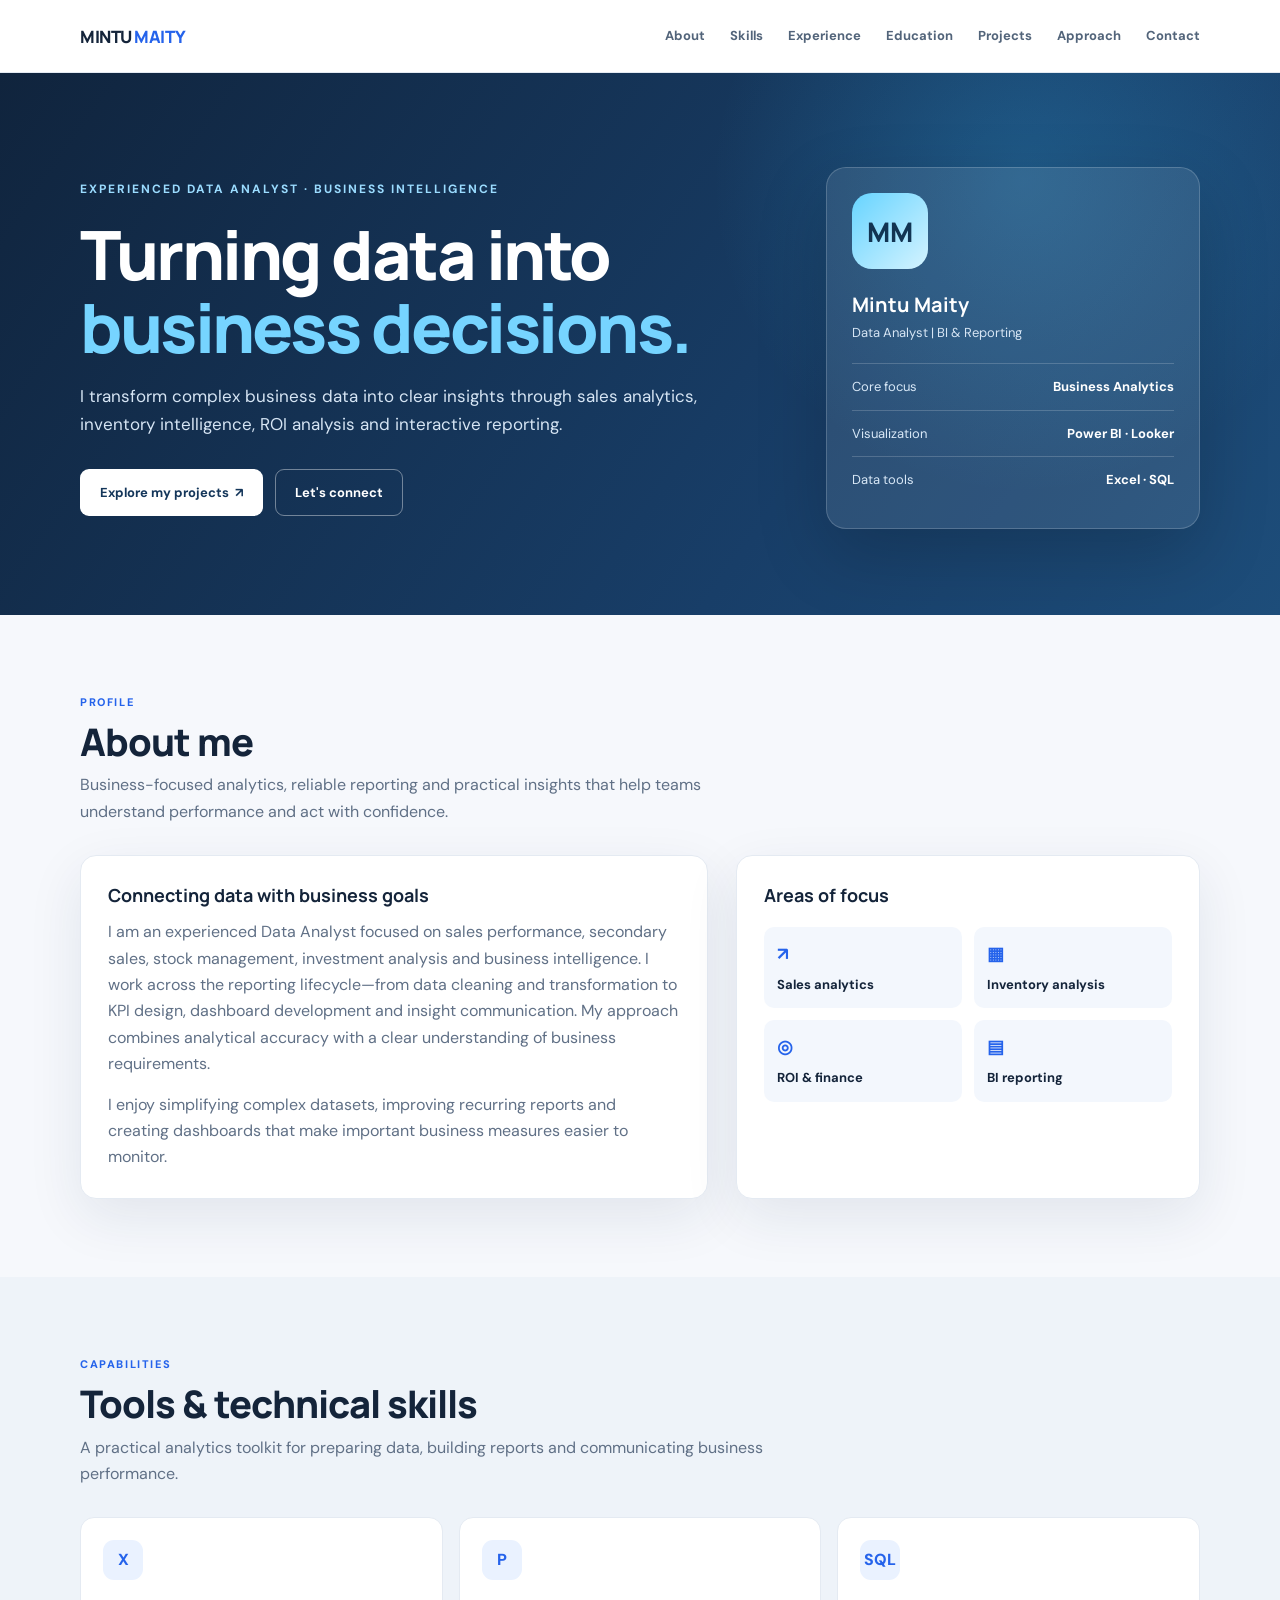
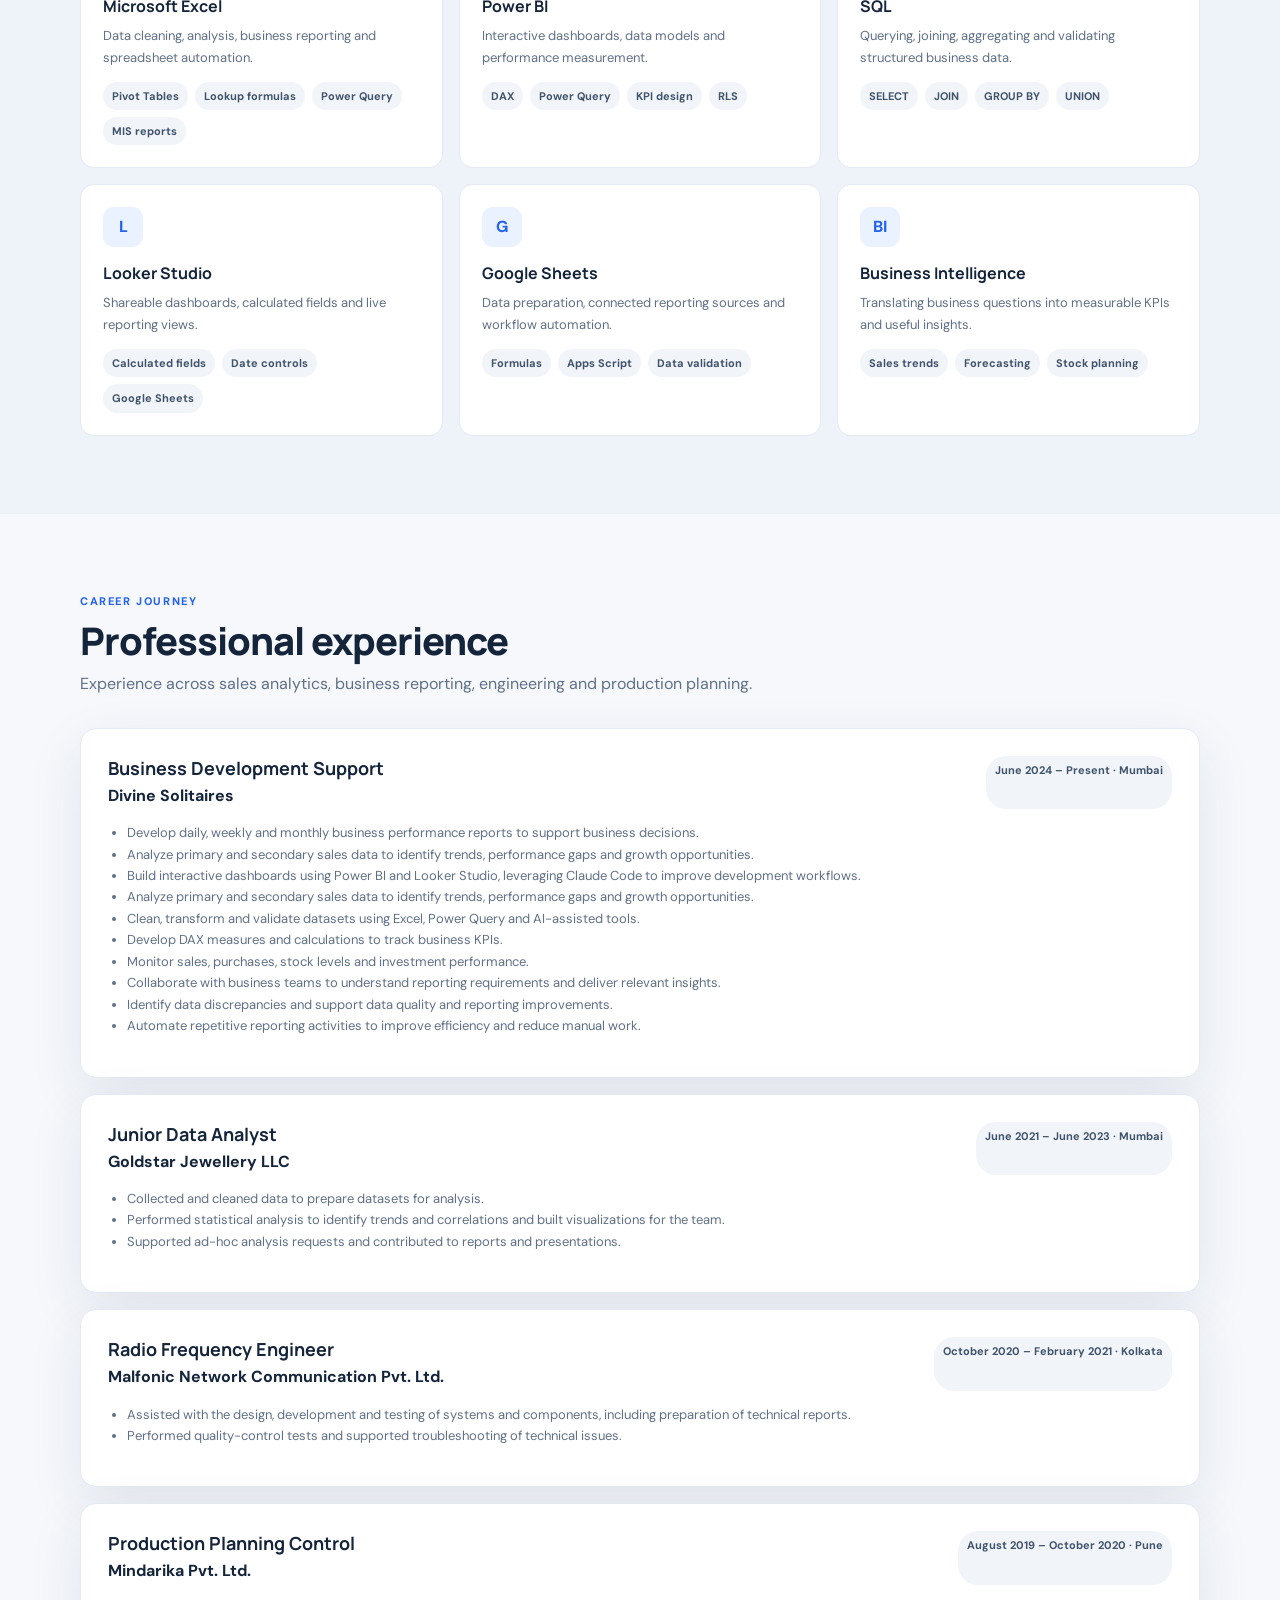
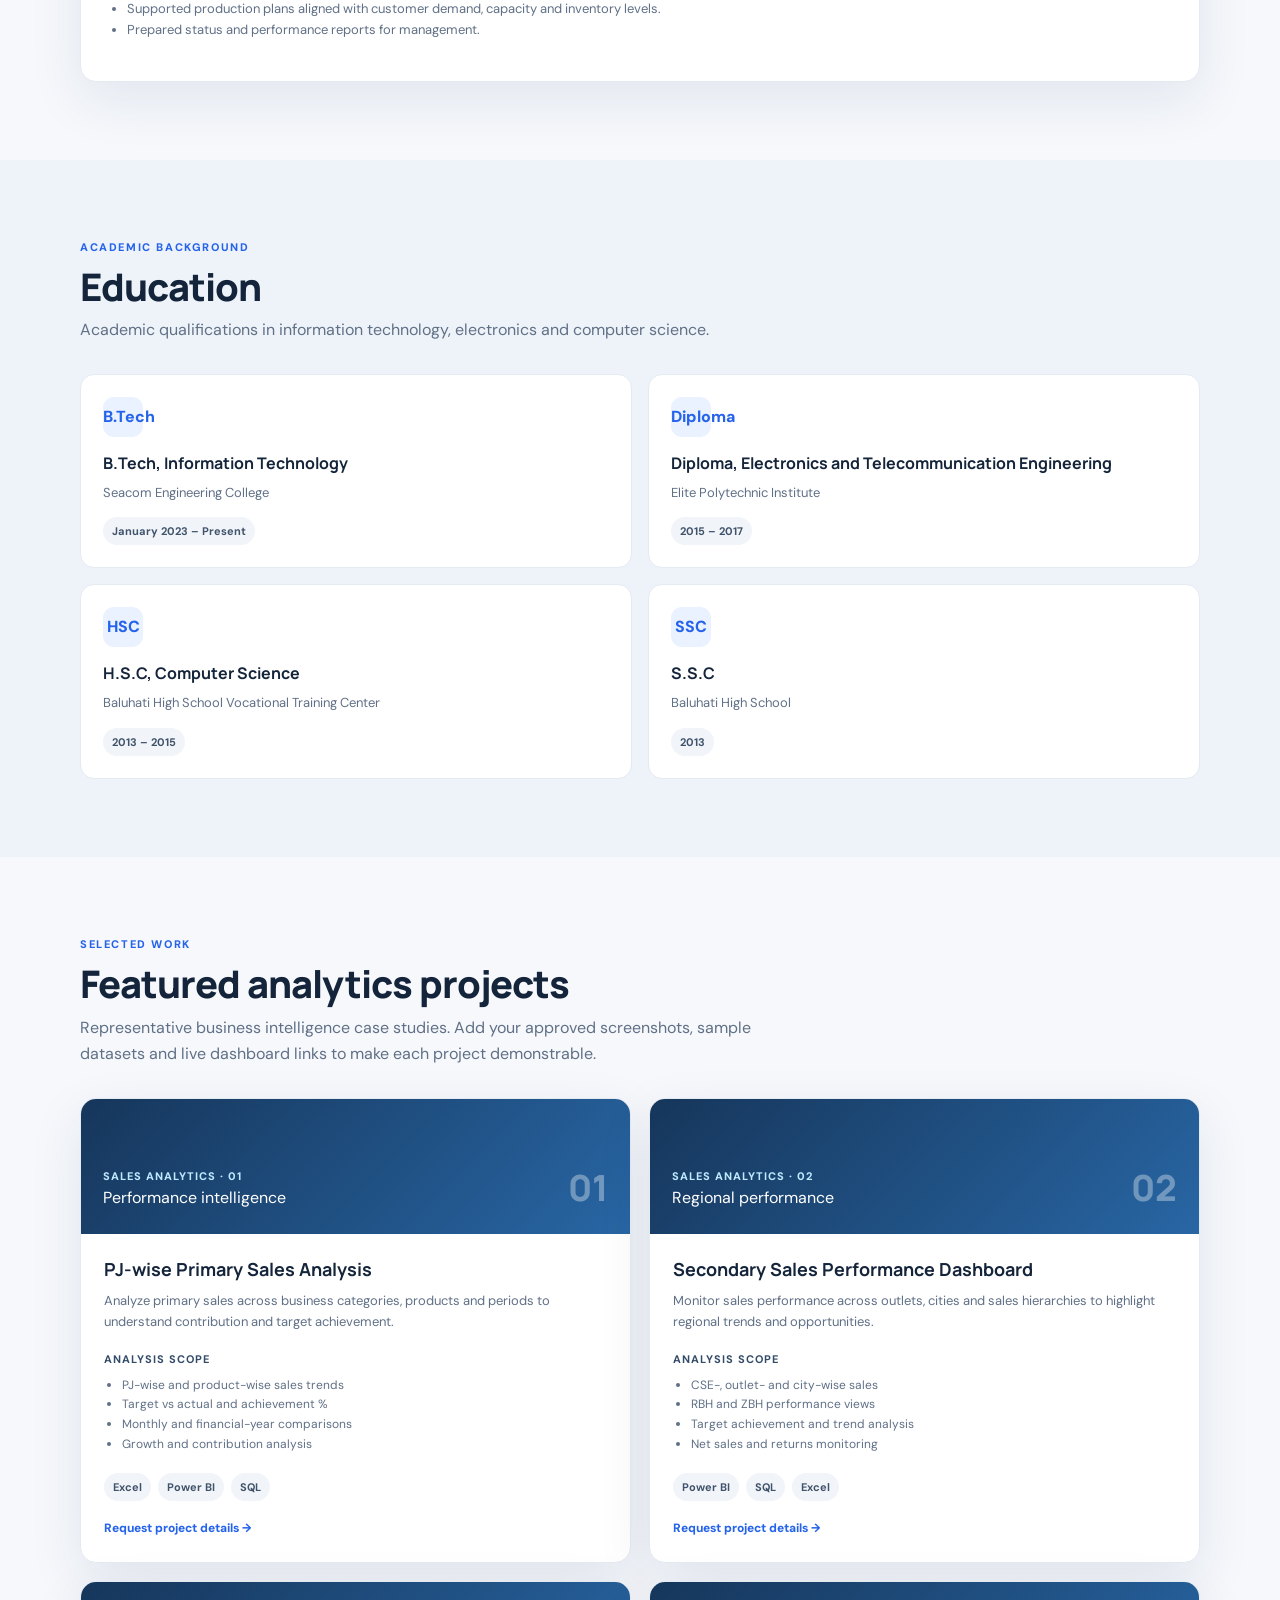
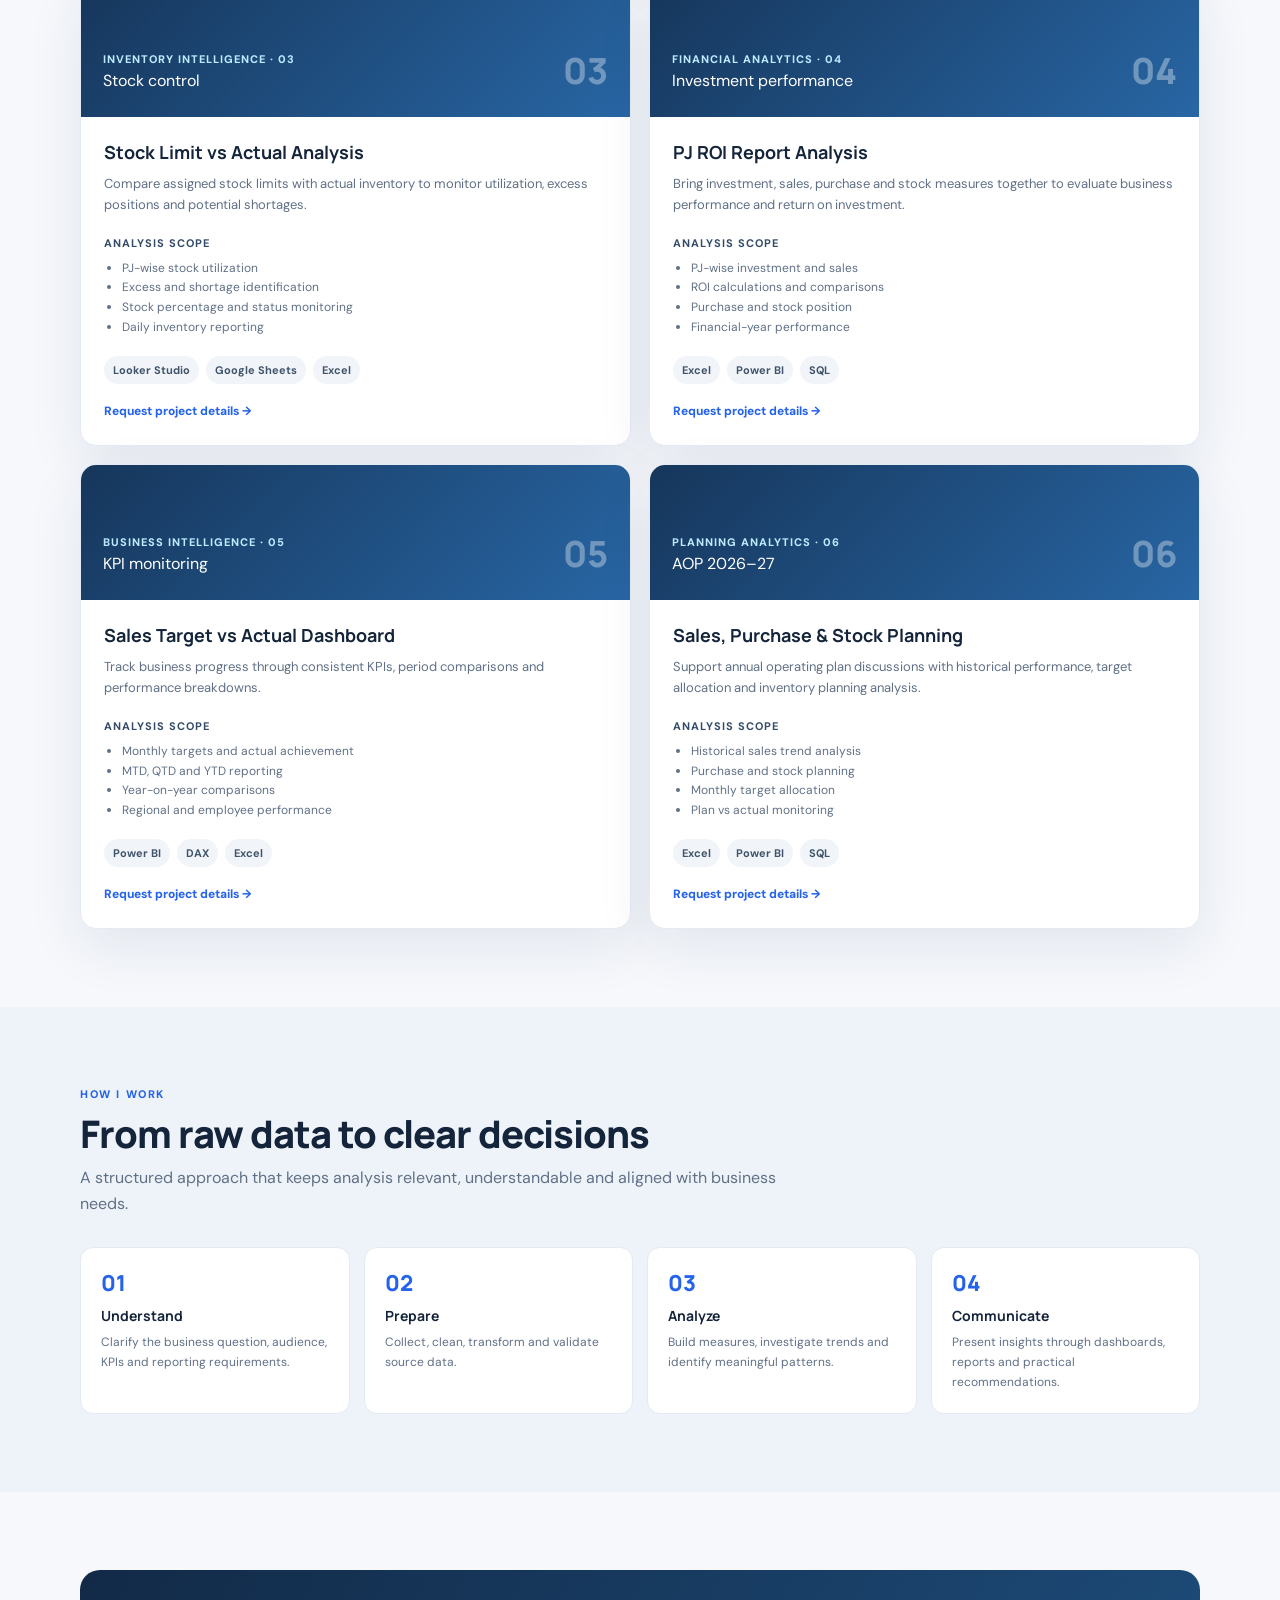
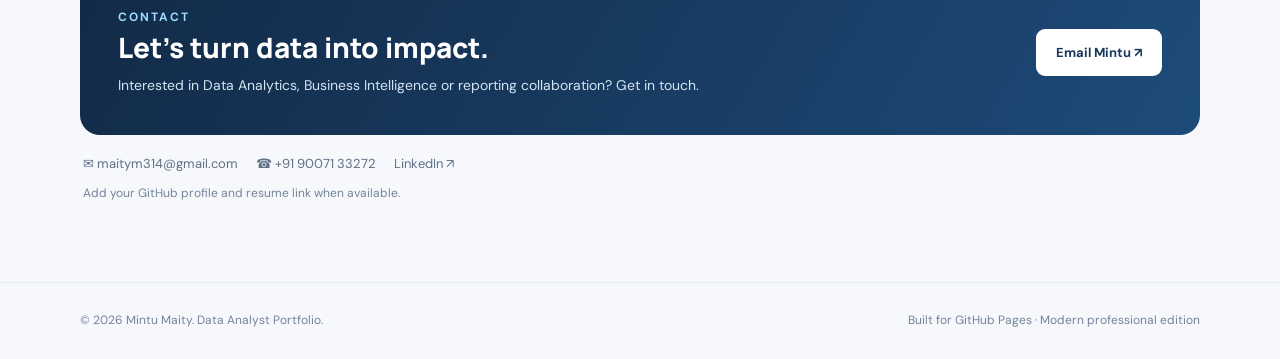
<file: index.html>
<!DOCTYPE html>
<html lang="en">
<head>
  <meta charset="UTF-8">
  <meta name="viewport" content="width=device-width, initial-scale=1.0">
  <meta name="description" content="Mintu Maity — Data Analyst portfolio showcasing Excel, Power BI, SQL, Looker Studio, sales analytics, inventory analysis and business intelligence.">
  <title>Mintu Maity | Data Analyst Portfolio</title>
  <link rel="preconnect" href="https://fonts.googleapis.com">
  <link rel="preconnect" href="https://fonts.gstatic.com" crossorigin>
  <link href="https://fonts.googleapis.com/css2?family=DM+Sans:wght@400;500;600;700&family=Manrope:wght@400;500;600;700;800&display=swap" rel="stylesheet">
  <style>
    :root{--ink:#14243a;--muted:#607086;--blue:#2563eb;--cyan:#38bdf8;--paper:#f6f8fc;--line:#e4eaf2;--white:#fff;--navy:#10243d;--shadow:0 18px 55px rgba(22,44,75,.09)}
    *{box-sizing:border-box}html{scroll-behavior:smooth}body{margin:0;background:var(--paper);color:var(--ink);font-family:"DM Sans",sans-serif;line-height:1.65}a{color:inherit;text-decoration:none}.wrap{width:min(1120px,calc(100% - 40px));margin:auto}
    .topbar{position:sticky;top:0;z-index:10;background:rgba(255,255,255,.92);backdrop-filter:blur(14px);border-bottom:1px solid var(--line)}.nav{height:72px;display:flex;align-items:center;justify-content:space-between}.brand{font:800 17px Manrope,sans-serif;letter-spacing:-.5px}.brand span{color:var(--blue)}.navlinks{display:flex;gap:25px;font-size:13px;font-weight:700;color:#52647a}.navlinks a:hover{color:var(--blue)}.menu{display:none;background:none;border:0;font-size:24px}
    .hero{background:radial-gradient(circle at 80% 20%,rgba(56,189,248,.22),transparent 28%),linear-gradient(125deg,#10243d,#183e68 65%,#1d4d7a);color:white;padding:94px 0 86px;overflow:hidden}.hero-grid{display:grid;grid-template-columns:1.3fr .7fr;gap:50px;align-items:center}.eyebrow{font-size:12px;letter-spacing:2px;text-transform:uppercase;color:#9bdcff;font-weight:700}.hero h1{font:800 clamp(42px,6vw,68px)/1.08 Manrope,sans-serif;letter-spacing:-2.5px;margin:18px 0}.hero h1 span{color:#76d4ff}.hero p{font-size:17px;color:#d6e5f4;max-width:650px}.actions{display:flex;gap:12px;flex-wrap:wrap;margin-top:30px}.btn{display:inline-flex;align-items:center;justify-content:center;padding:12px 19px;border-radius:9px;font-weight:700;font-size:13px;border:1px solid transparent}.btn.primary{background:#fff;color:#14365a}.btn.outline{border-color:rgba(255,255,255,.4);color:white}.hero-card{background:rgba(255,255,255,.09);border:1px solid rgba(255,255,255,.18);padding:25px;border-radius:20px;box-shadow:0 25px 70px rgba(0,0,0,.18)}.hero-card .monogram{width:76px;height:76px;border-radius:20px;background:linear-gradient(135deg,#67d4ff,#d4f3ff);display:grid;place-items:center;color:#123452;font:800 27px Manrope;margin-bottom:22px}.hero-card h3{font:700 20px Manrope;margin:0 0 4px}.hero-card p{font-size:13px;margin:0 0 20px}.statline{display:flex;justify-content:space-between;border-top:1px solid rgba(255,255,255,.18);padding:12px 0;font-size:13px;color:#d8e8f7}.statline b{color:white}
    section{padding:78px 0}.section-head{margin-bottom:30px}.kicker{color:var(--blue);font-weight:800;text-transform:uppercase;letter-spacing:1.6px;font-size:11px}.section-head h2{font:800 clamp(28px,4vw,38px)/1.2 Manrope,sans-serif;letter-spacing:-1px;margin:8px 0}.section-head p{color:var(--muted);max-width:700px;margin:0}.about-grid{display:grid;grid-template-columns:1.15fr .85fr;gap:28px}.panel{background:white;border:1px solid var(--line);border-radius:16px;padding:27px;box-shadow:var(--shadow)}.panel h3{font:700 18px Manrope;margin:0 0 12px}.panel p{color:var(--muted);margin:0}.focus-list{display:grid;grid-template-columns:1fr 1fr;gap:12px;margin-top:20px}.focus{background:#f3f7fd;border-radius:10px;padding:13px;font-size:13px;font-weight:700}.focus span{display:block;color:var(--blue);font-size:18px;margin-bottom:4px}
    .skills{display:grid;grid-template-columns:repeat(3,1fr);gap:16px}.skill{background:white;border:1px solid var(--line);border-radius:14px;padding:22px}.skill .ico{width:40px;height:40px;border-radius:11px;background:#eaf2ff;color:var(--blue);display:grid;place-items:center;font-weight:800;margin-bottom:15px}.skill h3{font:700 16px Manrope;margin:0 0 8px}.skill p{font-size:13px;color:var(--muted);margin:0}.tags{display:flex;gap:7px;flex-wrap:wrap;margin-top:14px}.tag{font-size:11px;background:#f1f5f9;color:#40536b;padding:5px 9px;border-radius:20px;font-weight:700}
    .projects{display:grid;grid-template-columns:repeat(2,1fr);gap:18px}.project{background:white;border:1px solid var(--line);border-radius:16px;overflow:hidden;box-shadow:var(--shadow);display:flex;flex-direction:column}.project-top{height:135px;background:linear-gradient(135deg,#16365b,#2866a4);padding:22px;color:white;display:flex;align-items:flex-end;justify-content:space-between}.project-top .num{font:800 36px Manrope;color:rgba(255,255,255,.35)}.project-top .type{font-size:11px;letter-spacing:1px;text-transform:uppercase;color:#bdeaff;font-weight:800}.project-body{padding:23px;display:flex;flex-direction:column;flex:1}.project h3{font:700 18px Manrope;margin:0 0 9px}.project p{font-size:13px;color:var(--muted);margin:0}.project h4{font-size:11px;text-transform:uppercase;letter-spacing:1px;color:#334b68;margin:18px 0 7px}.project ul{margin:0;padding-left:18px;color:#607086;font-size:12px}.project .tags{margin-top:auto;padding-top:18px}.project-link{font-size:12px;color:var(--blue);font-weight:800;margin-top:18px}
    .process{display:grid;grid-template-columns:repeat(4,1fr);gap:14px}.step{padding:20px;background:white;border:1px solid var(--line);border-radius:13px}.step b{display:block;color:var(--blue);font:800 22px Manrope}.step h3{font:700 14px Manrope;margin:8px 0}.step p{font-size:12px;color:var(--muted);margin:0}
    .cta{background:linear-gradient(120deg,#122a47,#1d4b79);color:white;border-radius:20px;padding:38px;display:flex;align-items:center;justify-content:space-between;gap:25px}.cta h2{font:800 28px Manrope;margin:0 0 8px}.cta p{color:#d4e4f3;margin:0;font-size:14px}.cta .btn{background:white;color:#17385d;white-space:nowrap}
    footer{padding:28px 0;border-top:1px solid var(--line);color:#748398;font-size:12px}.foot{display:flex;justify-content:space-between;gap:15px;flex-wrap:wrap}
    @media(max-width:800px){.hero-grid,.about-grid{grid-template-columns:1fr}.hero{padding:68px 0}.hero-card{max-width:480px}.skills{grid-template-columns:repeat(2,1fr)}.process{grid-template-columns:repeat(2,1fr)}.navlinks{display:none;position:absolute;top:72px;left:0;right:0;background:white;padding:18px 25px;border-bottom:1px solid var(--line);flex-direction:column;gap:14px}.navlinks.open{display:flex}.menu{display:block}}
    @media(max-width:560px){.wrap{width:min(100% - 28px,1120px)}section{padding:58px 0}.projects,.skills{grid-template-columns:1fr}.focus-list{grid-template-columns:1fr 1fr}.cta{padding:27px;display:block}.cta .btn{margin-top:20px}.hero h1{letter-spacing:-1.5px}}
  </style>
</head>
<body>
<header class="topbar"><div class="wrap nav"><a class="brand" href="#home">MINTU <span>MAITY</span></a><button class="menu" aria-label="Toggle navigation" onclick="document.querySelector('.navlinks').classList.toggle('open')">☰</button><nav class="navlinks"><a href="#about">About</a><a href="#skills">Skills</a><a href="#experience">Experience</a><a href="#education">Education</a><a href="#projects">Projects</a><a href="#approach">Approach</a><a href="#contact">Contact</a></nav></div></header>
<main>
<section class="hero" id="home"><div class="wrap hero-grid"><div><div class="eyebrow">Experienced Data Analyst · Business Intelligence</div><h1>Turning data into <span>business decisions.</span></h1><p>I transform complex business data into clear insights through sales analytics, inventory intelligence, ROI analysis and interactive reporting.</p><div class="actions"><a class="btn primary" href="#projects">Explore my projects&nbsp; ↗</a><a class="btn outline" href="#contact">Let's connect</a></div></div><aside class="hero-card"><div class="monogram">MM</div><h3>Mintu Maity</h3><p>Data Analyst | BI & Reporting</p><div class="statline"><span>Core focus</span><b>Business Analytics</b></div><div class="statline"><span>Visualization</span><b>Power BI · Looker</b></div><div class="statline"><span>Data tools</span><b>Excel · SQL</b></div></aside></div></section>
<section id="about"><div class="wrap"><div class="section-head"><div class="kicker">Profile</div><h2>About me</h2><p>Business-focused analytics, reliable reporting and practical insights that help teams understand performance and act with confidence.</p></div><div class="about-grid"><div class="panel"><h3>Connecting data with business goals</h3><p>I am an experienced Data Analyst focused on sales performance, secondary sales, stock management, investment analysis and business intelligence. I work across the reporting lifecycle—from data cleaning and transformation to KPI design, dashboard development and insight communication. My approach combines analytical accuracy with a clear understanding of business requirements.</p><p style="margin-top:14px">I enjoy simplifying complex datasets, improving recurring reports and creating dashboards that make important business measures easier to monitor.</p></div><div class="panel"><h3>Areas of focus</h3><div class="focus-list"><div class="focus"><span>↗</span>Sales analytics</div><div class="focus"><span>▦</span>Inventory analysis</div><div class="focus"><span>◎</span>ROI & finance</div><div class="focus"><span>▤</span>BI reporting</div></div></div></div></div></section>
<section id="skills" style="background:#eef3f9"><div class="wrap"><div class="section-head"><div class="kicker">Capabilities</div><h2>Tools & technical skills</h2><p>A practical analytics toolkit for preparing data, building reports and communicating business performance.</p></div><div class="skills">
<article class="skill"><div class="ico">X</div><h3>Microsoft Excel</h3><p>Data cleaning, analysis, business reporting and spreadsheet automation.</p><div class="tags"><span class="tag">Pivot Tables</span><span class="tag">Lookup formulas</span><span class="tag">Power Query</span><span class="tag">MIS reports</span></div></article>
<article class="skill"><div class="ico">P</div><h3>Power BI</h3><p>Interactive dashboards, data models and performance measurement.</p><div class="tags"><span class="tag">DAX</span><span class="tag">Power Query</span><span class="tag">KPI design</span><span class="tag">RLS</span></div></article>
<article class="skill"><div class="ico">SQL</div><h3>SQL</h3><p>Querying, joining, aggregating and validating structured business data.</p><div class="tags"><span class="tag">SELECT</span><span class="tag">JOIN</span><span class="tag">GROUP BY</span><span class="tag">UNION</span></div></article>
<article class="skill"><div class="ico">L</div><h3>Looker Studio</h3><p>Shareable dashboards, calculated fields and live reporting views.</p><div class="tags"><span class="tag">Calculated fields</span><span class="tag">Date controls</span><span class="tag">Google Sheets</span></div></article>
<article class="skill"><div class="ico">G</div><h3>Google Sheets</h3><p>Data preparation, connected reporting sources and workflow automation.</p><div class="tags"><span class="tag">Formulas</span><span class="tag">Apps Script</span><span class="tag">Data validation</span></div></article>
<article class="skill"><div class="ico">BI</div><h3>Business Intelligence</h3><p>Translating business questions into measurable KPIs and useful insights.</p><div class="tags"><span class="tag">Sales trends</span><span class="tag">Forecasting</span><span class="tag">Stock planning</span></div></article>
</div></div></section>

<section id="experience"><div class="wrap"><div class="section-head"><div class="kicker">Career journey</div><h2>Professional experience</h2><p>Experience across sales analytics, business reporting, engineering and production planning.</p></div><div class="panel" style="margin-bottom:16px"><div style="display:flex;justify-content:space-between;gap:12px;flex-wrap:wrap"><div><h3 style="margin-bottom:3px">Business Development Support</h3><strong>Divine Solitaires</strong></div><span class="tag">June 2024 – Present · Mumbai</span></div><ul style="color:#607086;font-size:13px;padding-left:19px"><li>Develop daily, weekly and monthly business performance reports to support business decisions.</li><li>Analyze primary and secondary sales data to identify trends, performance gaps and growth opportunities.</li><li>Build interactive dashboards using Power BI and Looker Studio, leveraging Claude Code to improve development workflows.</li><li>Analyze primary and secondary sales data to identify trends, performance gaps and growth opportunities.</li><li>Clean, transform and validate datasets using Excel, Power Query and AI-assisted tools.</li><li>Develop DAX measures and calculations to track business KPIs.</li><li>Monitor sales, purchases, stock levels and investment performance.</li><li>Collaborate with business teams to understand reporting requirements and deliver relevant insights.</li><li>Identify data discrepancies and support data quality and reporting improvements.</li><li>Automate repetitive reporting activities to improve efficiency and reduce manual work.</li></ul></div>
<div class="panel" style="margin-bottom:16px"><div style="display:flex;justify-content:space-between;gap:12px;flex-wrap:wrap"><div><h3 style="margin-bottom:3px">Junior Data Analyst</h3><strong>Goldstar Jewellery LLC</strong></div><span class="tag">June 2021 – June 2023 · Mumbai</span></div><ul style="color:#607086;font-size:13px;padding-left:19px"><li>Collected and cleaned data to prepare datasets for analysis.</li><li>Performed statistical analysis to identify trends and correlations and built visualizations for the team.</li><li>Supported ad-hoc analysis requests and contributed to reports and presentations.</li></ul></div>
<div class="panel" style="margin-bottom:16px"><div style="display:flex;justify-content:space-between;gap:12px;flex-wrap:wrap"><div><h3 style="margin-bottom:3px">Radio Frequency Engineer</h3><strong>Malfonic Network Communication Pvt. Ltd.</strong></div><span class="tag">October 2020 – February 2021 · Kolkata</span></div><ul style="color:#607086;font-size:13px;padding-left:19px"><li>Assisted with the design, development and testing of systems and components, including preparation of technical reports.</li><li>Performed quality-control tests and supported troubleshooting of technical issues.</li></ul></div>
<div class="panel"><div style="display:flex;justify-content:space-between;gap:12px;flex-wrap:wrap"><div><h3 style="margin-bottom:3px">Production Planning Control</h3><strong>Mindarika Pvt. Ltd.</strong></div><span class="tag">August 2019 – October 2020 · Pune</span></div><ul style="color:#607086;font-size:13px;padding-left:19px"><li>Supported production plans aligned with customer demand, capacity and inventory levels.</li><li>Prepared status and performance reports for management.</li></ul></div></div></section>

<section id="education" style="background:#eef3f9"><div class="wrap"><div class="section-head"><div class="kicker">Academic background</div><h2>Education</h2><p>Academic qualifications in information technology, electronics and computer science.</p></div><div class="skills" style="grid-template-columns:repeat(2,1fr)">
<article class="skill"><div class="ico">B.Tech</div><h3>B.Tech, Information Technology</h3><p>Seacom Engineering College</p><div class="tags"><span class="tag">January 2023 – Present</span></div></article>
<article class="skill"><div class="ico">Diploma</div><h3>Diploma, Electronics and Telecommunication Engineering</h3><p>Elite Polytechnic Institute</p><div class="tags"><span class="tag">2015 – 2017</span></div></article>
<article class="skill"><div class="ico">HSC</div><h3>H.S.C, Computer Science</h3><p>Baluhati High School Vocational Training Center</p><div class="tags"><span class="tag">2013 – 2015</span></div></article>
<article class="skill"><div class="ico">SSC</div><h3>S.S.C</h3><p>Baluhati High School</p><div class="tags"><span class="tag">2013</span></div></article>
</div></div></section>
<section id="projects"><div class="wrap"><div class="section-head"><div class="kicker">Selected work</div><h2>Featured analytics projects</h2><p>Representative business intelligence case studies. Add your approved screenshots, sample datasets and live dashboard links to make each project demonstrable.</p></div><div class="projects">
<article class="project"><div class="project-top"><div><div class="type">Sales analytics · 01</div><div>Performance intelligence</div></div><div class="num">01</div></div><div class="project-body"><h3>PJ-wise Primary Sales Analysis</h3><p>Analyze primary sales across business categories, products and periods to understand contribution and target achievement.</p><h4>Analysis scope</h4><ul><li>PJ-wise and product-wise sales trends</li><li>Target vs actual and achievement %</li><li>Monthly and financial-year comparisons</li><li>Growth and contribution analysis</li></ul><div class="tags"><span class="tag">Excel</span><span class="tag">Power BI</span><span class="tag">SQL</span></div><a class="project-link" href="#contact">Request project details →</a></div></article>
<article class="project"><div class="project-top"><div><div class="type">Sales analytics · 02</div><div>Regional performance</div></div><div class="num">02</div></div><div class="project-body"><h3>Secondary Sales Performance Dashboard</h3><p>Monitor sales performance across outlets, cities and sales hierarchies to highlight regional trends and opportunities.</p><h4>Analysis scope</h4><ul><li>CSE-, outlet- and city-wise sales</li><li>RBH and ZBH performance views</li><li>Target achievement and trend analysis</li><li>Net sales and returns monitoring</li></ul><div class="tags"><span class="tag">Power BI</span><span class="tag">SQL</span><span class="tag">Excel</span></div><a class="project-link" href="#contact">Request project details →</a></div></article>
<article class="project"><div class="project-top"><div><div class="type">Inventory intelligence · 03</div><div>Stock control</div></div><div class="num">03</div></div><div class="project-body"><h3>Stock Limit vs Actual Analysis</h3><p>Compare assigned stock limits with actual inventory to monitor utilization, excess positions and potential shortages.</p><h4>Analysis scope</h4><ul><li>PJ-wise stock utilization</li><li>Excess and shortage identification</li><li>Stock percentage and status monitoring</li><li>Daily inventory reporting</li></ul><div class="tags"><span class="tag">Looker Studio</span><span class="tag">Google Sheets</span><span class="tag">Excel</span></div><a class="project-link" href="#contact">Request project details →</a></div></article>
<article class="project"><div class="project-top"><div><div class="type">Financial analytics · 04</div><div>Investment performance</div></div><div class="num">04</div></div><div class="project-body"><h3>PJ ROI Report Analysis</h3><p>Bring investment, sales, purchase and stock measures together to evaluate business performance and return on investment.</p><h4>Analysis scope</h4><ul><li>PJ-wise investment and sales</li><li>ROI calculations and comparisons</li><li>Purchase and stock position</li><li>Financial-year performance</li></ul><div class="tags"><span class="tag">Excel</span><span class="tag">Power BI</span><span class="tag">SQL</span></div><a class="project-link" href="#contact">Request project details →</a></div></article>
<article class="project"><div class="project-top"><div><div class="type">Business intelligence · 05</div><div>KPI monitoring</div></div><div class="num">05</div></div><div class="project-body"><h3>Sales Target vs Actual Dashboard</h3><p>Track business progress through consistent KPIs, period comparisons and performance breakdowns.</p><h4>Analysis scope</h4><ul><li>Monthly targets and actual achievement</li><li>MTD, QTD and YTD reporting</li><li>Year-on-year comparisons</li><li>Regional and employee performance</li></ul><div class="tags"><span class="tag">Power BI</span><span class="tag">DAX</span><span class="tag">Excel</span></div><a class="project-link" href="#contact">Request project details →</a></div></article>
<article class="project"><div class="project-top"><div><div class="type">Planning analytics · 06</div><div>AOP 2026–27</div></div><div class="num">06</div></div><div class="project-body"><h3>Sales, Purchase & Stock Planning</h3><p>Support annual operating plan discussions with historical performance, target allocation and inventory planning analysis.</p><h4>Analysis scope</h4><ul><li>Historical sales trend analysis</li><li>Purchase and stock planning</li><li>Monthly target allocation</li><li>Plan vs actual monitoring</li></ul><div class="tags"><span class="tag">Excel</span><span class="tag">Power BI</span><span class="tag">SQL</span></div><a class="project-link" href="#contact">Request project details →</a></div></article>
</div></div></section>
<section id="approach" style="background:#eef3f9"><div class="wrap"><div class="section-head"><div class="kicker">How I work</div><h2>From raw data to clear decisions</h2><p>A structured approach that keeps analysis relevant, understandable and aligned with business needs.</p></div><div class="process"><div class="step"><b>01</b><h3>Understand</h3><p>Clarify the business question, audience, KPIs and reporting requirements.</p></div><div class="step"><b>02</b><h3>Prepare</h3><p>Collect, clean, transform and validate source data.</p></div><div class="step"><b>03</b><h3>Analyze</h3><p>Build measures, investigate trends and identify meaningful patterns.</p></div><div class="step"><b>04</b><h3>Communicate</h3><p>Present insights through dashboards, reports and practical recommendations.</p></div></div></div></section>
<section id="contact"><div class="wrap"><div class="cta"><div><div class="eyebrow">Contact</div><h2>Let's turn data into impact.</h2><p>Interested in Data Analytics, Business Intelligence or reporting collaboration? Get in touch.</p></div><a class="btn" href="mailto:maitym314@gmail.com?subject=Portfolio%20Enquiry">Email Mintu ↗</a></div><div style="display:flex;gap:18px;flex-wrap:wrap;margin:18px 3px 0;font-size:13px;color:#607086"><a href="mailto:maitym314@gmail.com">✉ maitym314@gmail.com</a><a href="tel:+919007133272">☎ +91 90071 33272</a><a href="https://linkedin.com/in/mintu-maity-241922a" target="_blank" rel="noopener">LinkedIn ↗</a></div><p style="font-size:12px;color:#748398;margin:10px 3px 0">Add your GitHub profile and resume link when available.</p></div></section>
</main>
<footer><div class="wrap foot"><span>© <span id="year"></span> Mintu Maity. Data Analyst Portfolio.</span><span>Built for GitHub Pages · Modern professional edition</span></div></footer>
<script>document.getElementById('year').textContent=new Date().getFullYear();</script>
</body></html>
</file>
